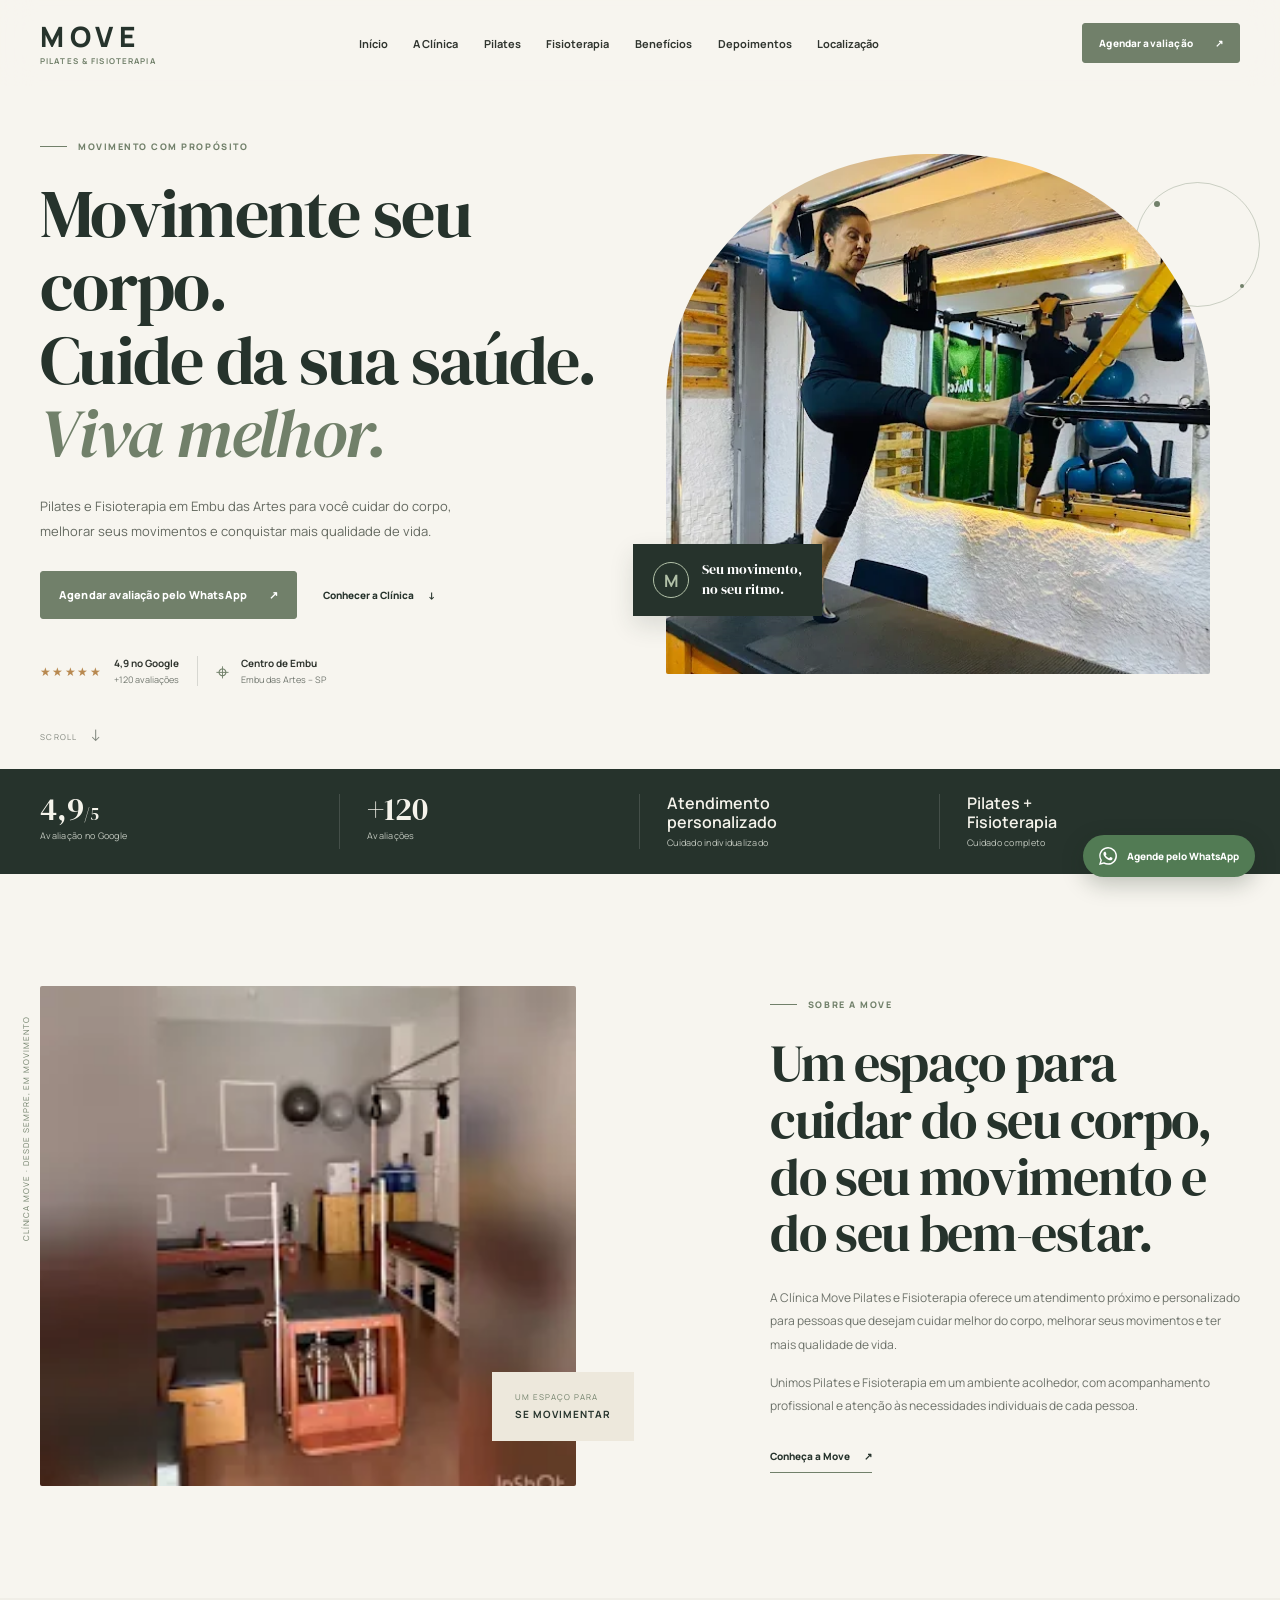
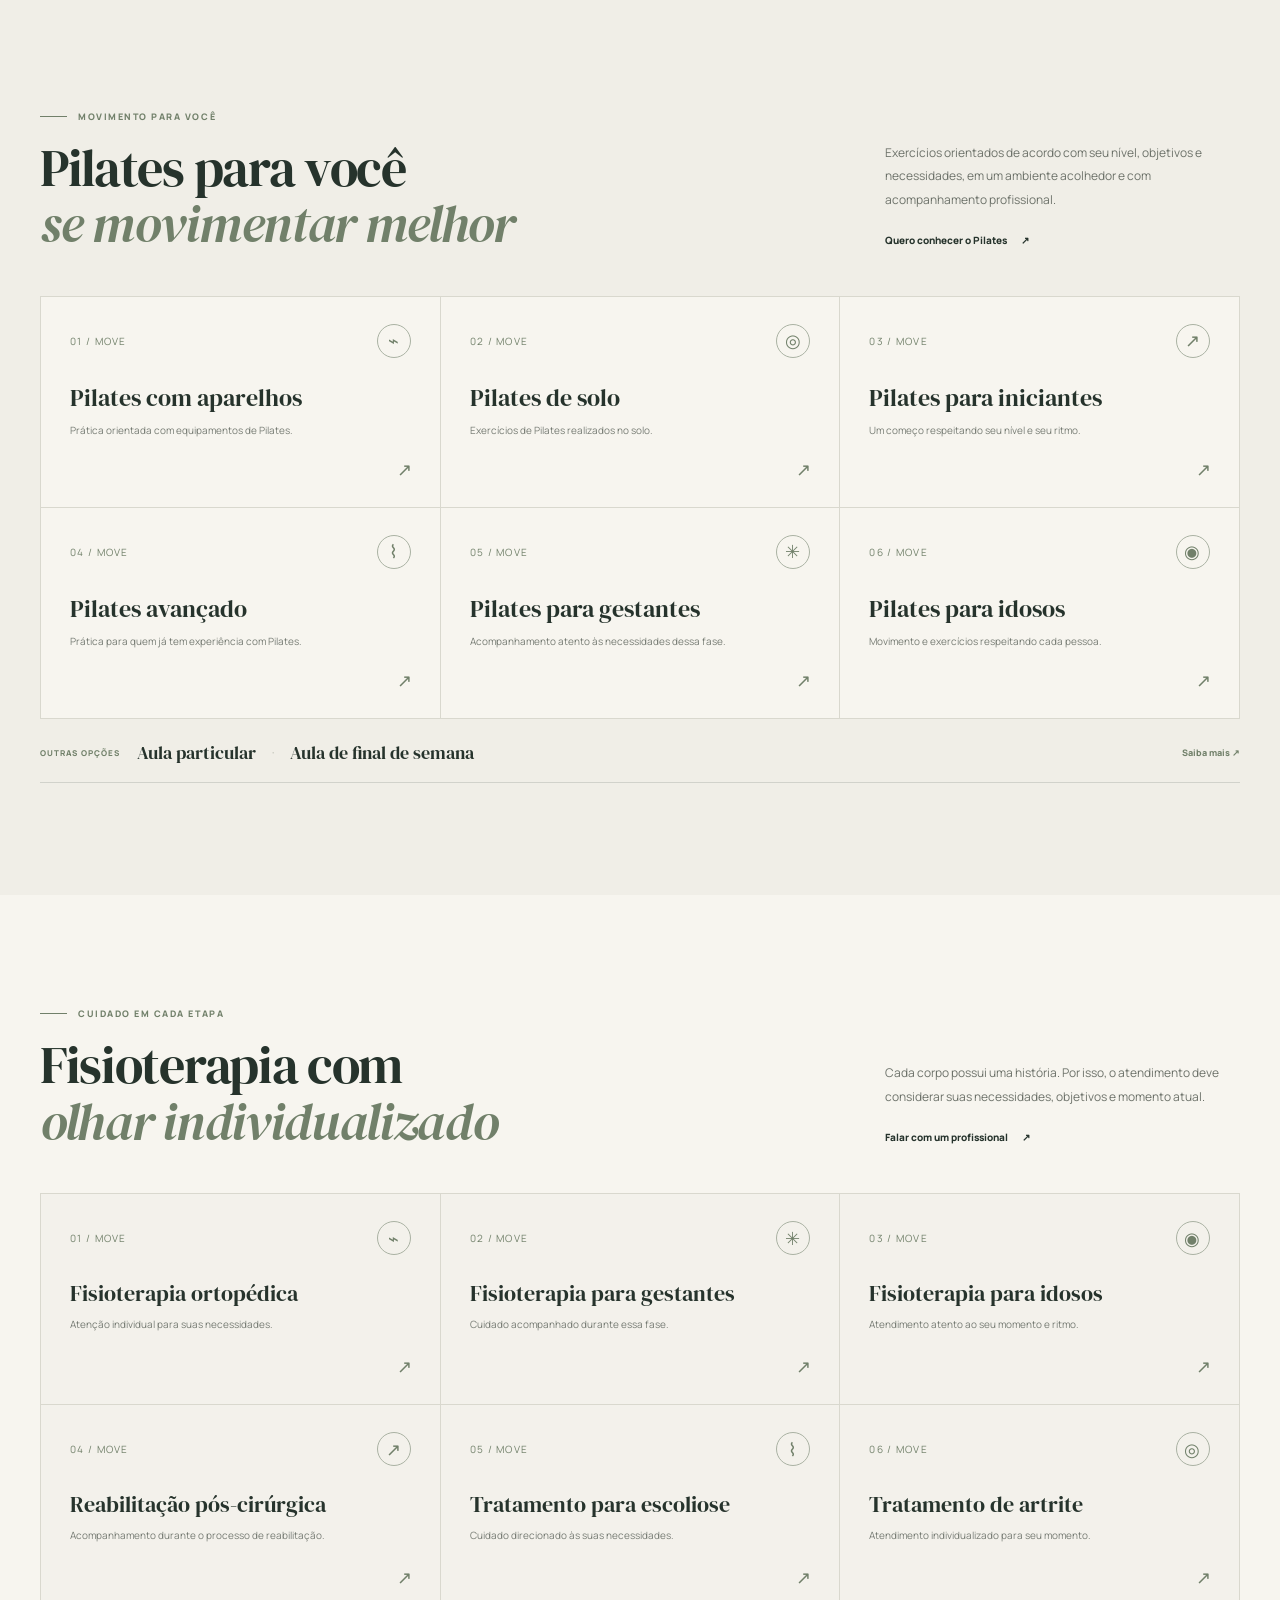
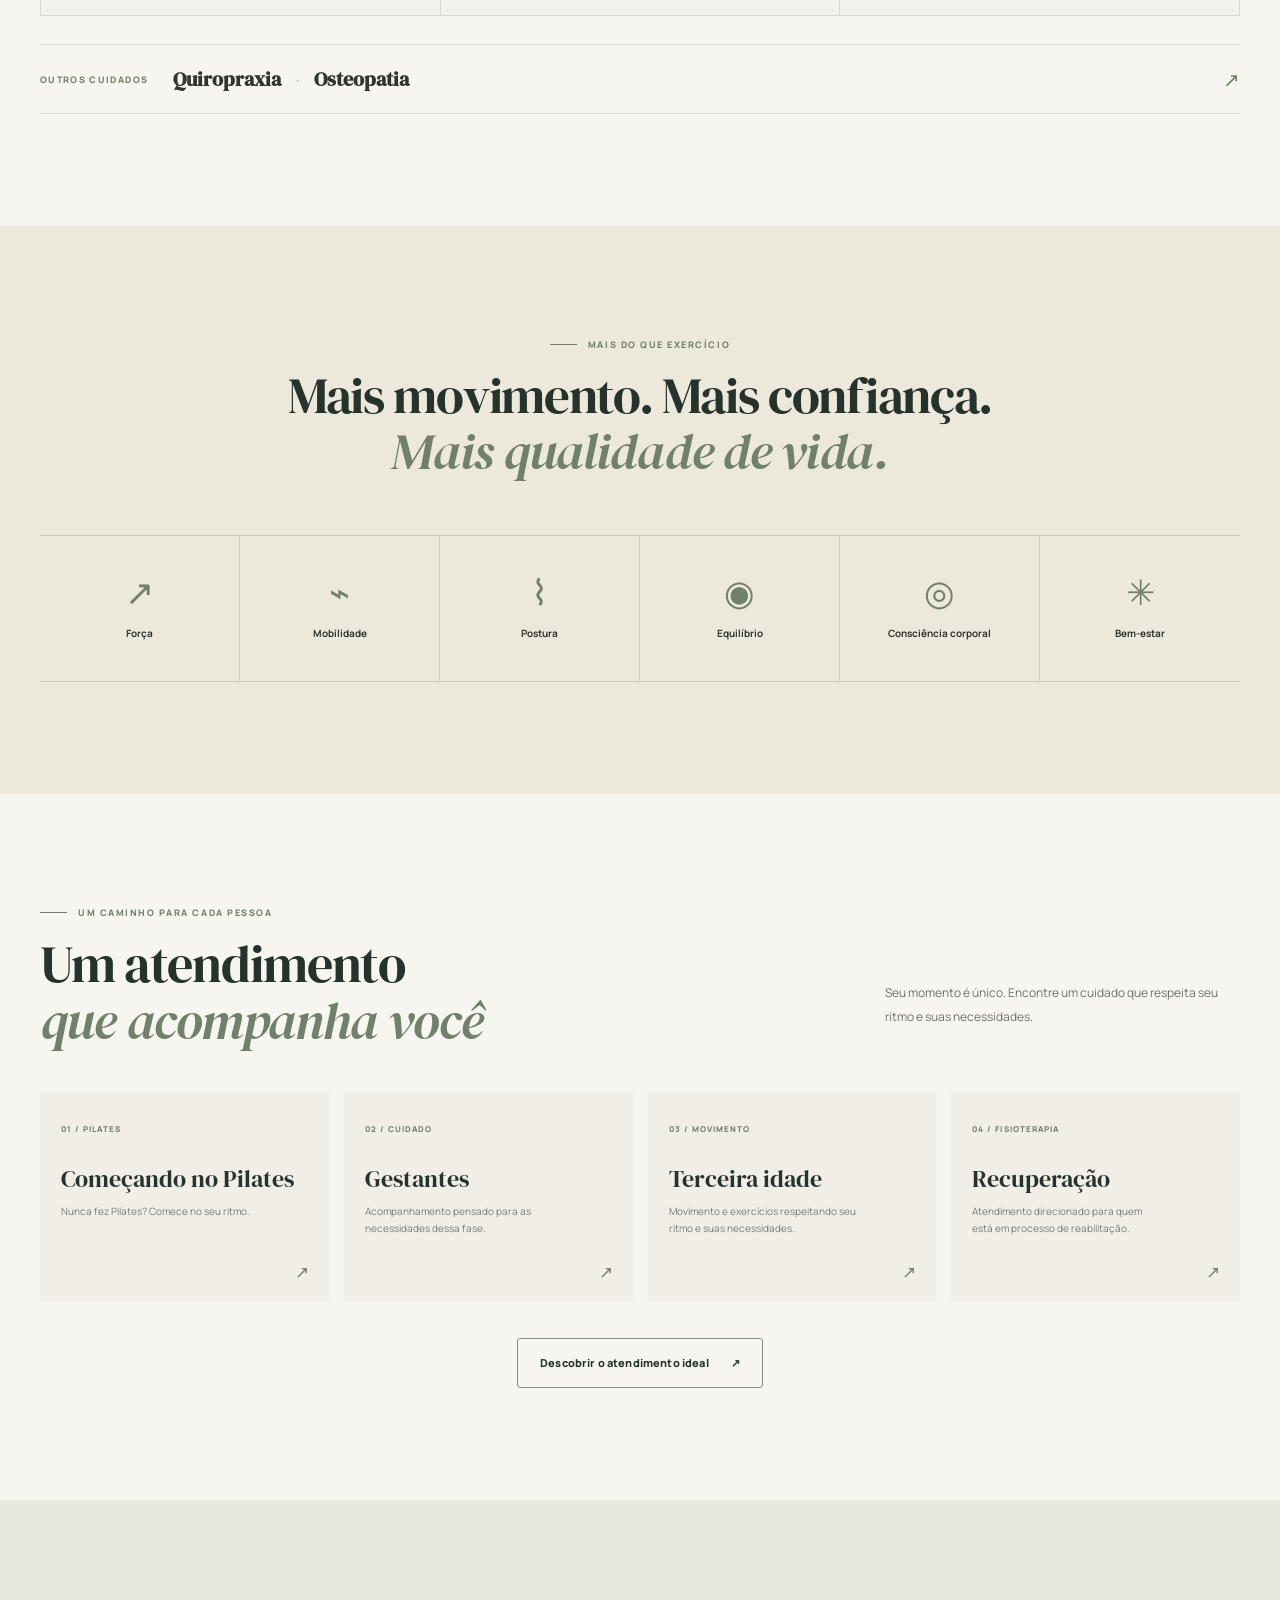
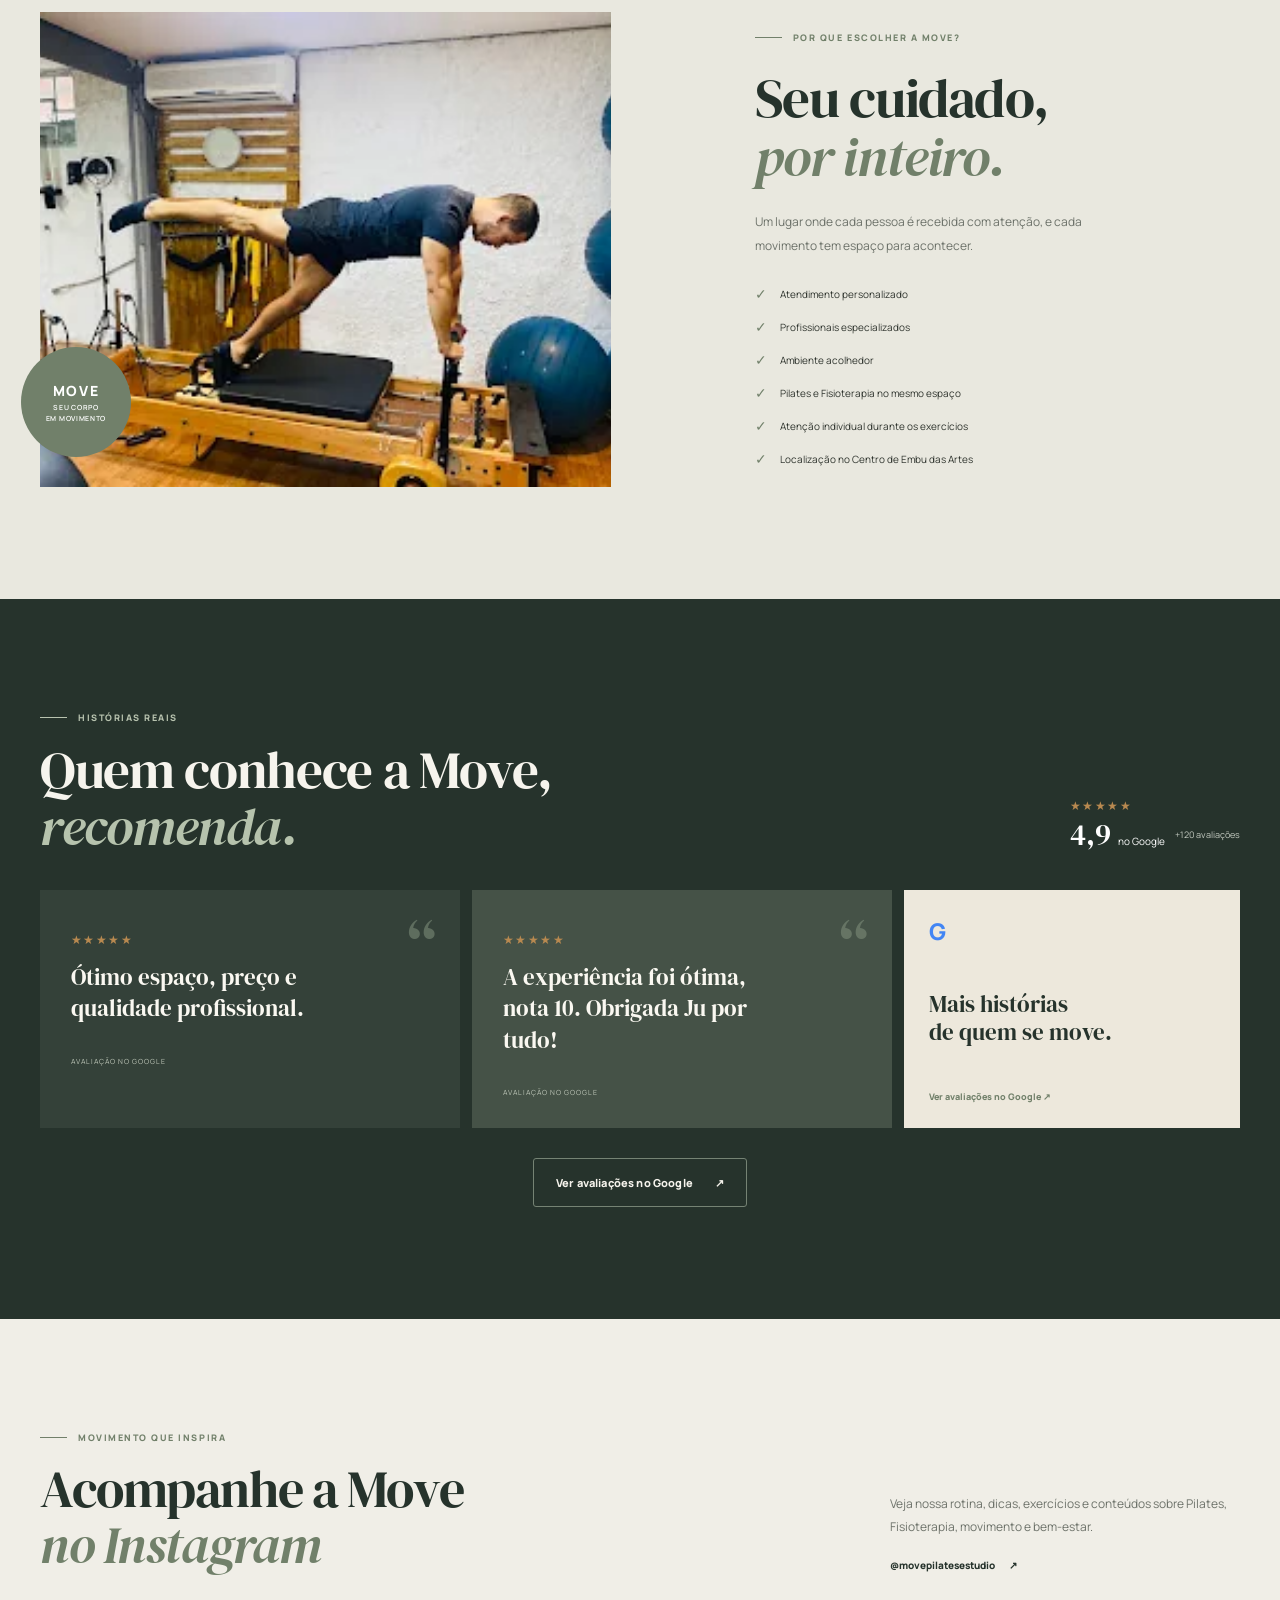
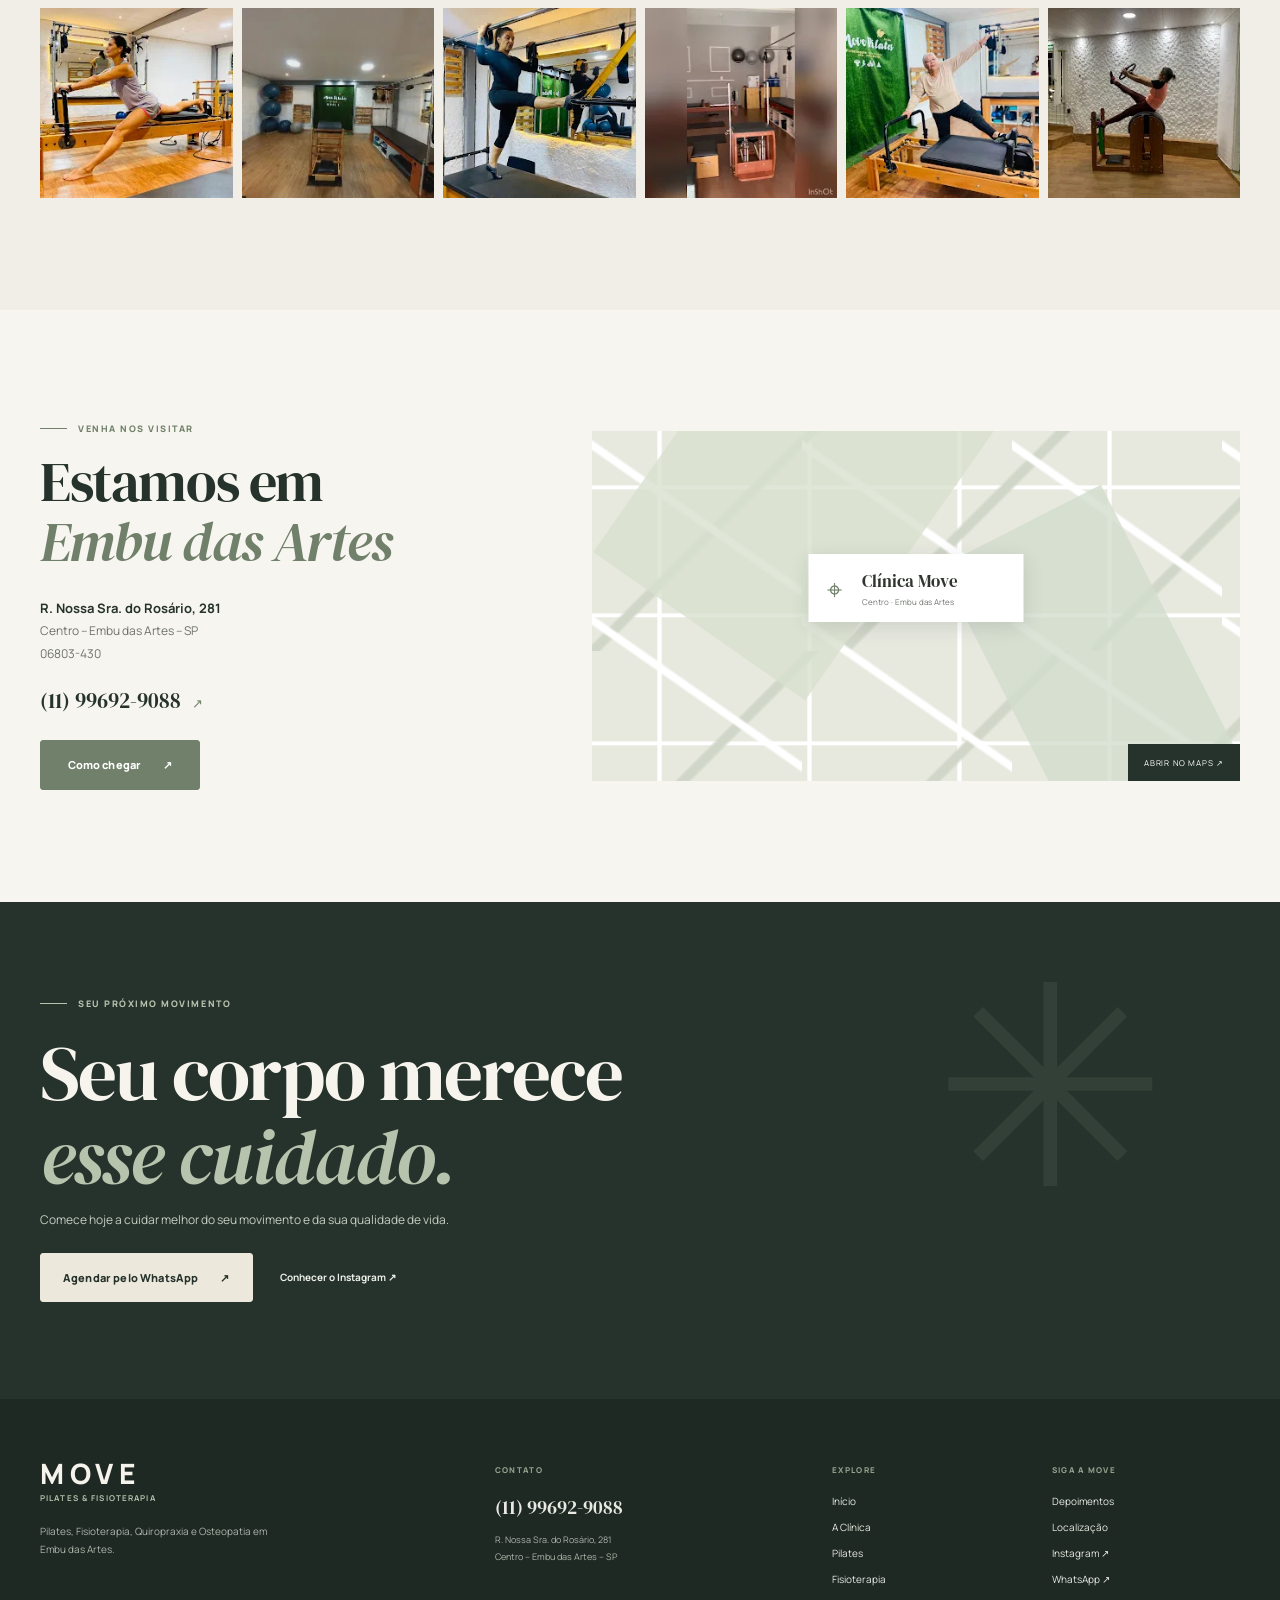
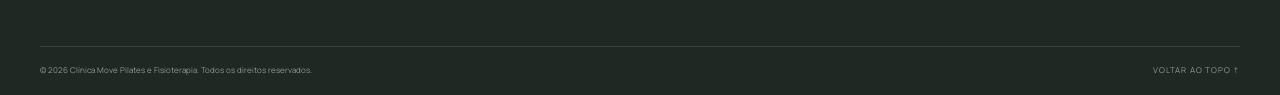
<file: index.html>
<!doctype html>
<html lang="pt-BR">
<head>
  <meta charset="utf-8">
  <meta name="viewport" content="width=device-width, initial-scale=1">
  <meta name="theme-color" content="#f7f5ef">
  <title>Clínica Move Pilates e Fisioterapia | Pilates em Embu das Artes</title>
  <meta name="description" content="Pilates, Fisioterapia, Quiropraxia e Osteopatia em Embu das Artes. Atendimento personalizado para cuidar do seu corpo, movimento e qualidade de vida.">
  <meta property="og:type" content="website">
  <meta property="og:title" content="Clínica Move Pilates e Fisioterapia">
  <meta property="og:description" content="Pilates e Fisioterapia em Embu das Artes para você cuidar do corpo e viver melhor.">
  <meta property="og:image" content="assets/move-estudio.webp">
  <link rel="icon" type="image/png" href="imagens/logo.png">
  <link rel="preconnect" href="https://fonts.googleapis.com">
  <link rel="preconnect" href="https://fonts.gstatic.com" crossorigin>
  <link href="https://fonts.googleapis.com/css2?family=DM+Serif+Display&family=Manrope:wght@400;500;600;700;800&display=swap" rel="stylesheet">
  <link rel="stylesheet" href="styles.css">
  <script type="application/ld+json">
  {"@context":"https://schema.org","@type":"HealthAndBeautyBusiness","name":"Clínica Move Pilates e Fisioterapia","telephone":"+5511996929088","address":{"@type":"PostalAddress","streetAddress":"R. Nossa Sra. do Rosário, 281","addressLocality":"Embu das Artes","addressRegion":"SP","postalCode":"06803-430","addressCountry":"BR"},"sameAs":["https://www.instagram.com/movepilatesestudio/"]}
  </script>
</head>
<body>
<a class="skip-link" href="#conteudo">Pular para o conteúdo</a>
<header class="site-header" id="topo">
  <div class="header-inner wrap">
    <a class="brand" href="#inicio" aria-label="Move — início"><span class="brand-name">MOVE</span><span class="brand-sub">PILATES & FISIOTERAPIA</span></a>
    <nav class="desktop-nav" aria-label="Navegação principal"><a href="#inicio">Início</a><a href="#clinica">A Clínica</a><a href="#pilates">Pilates</a><a href="#fisioterapia">Fisioterapia</a><a href="#beneficios">Benefícios</a><a href="#depoimentos">Depoimentos</a><a href="#localizacao">Localização</a></nav>
    <a class="button button-small header-cta" data-whatsapp="Olá! Gostaria de agendar uma avaliação na Clínica Move." href="https://wa.me/5511996929088" target="_blank" rel="noopener">Agendar avaliação <span aria-hidden="true">↗</span></a>
    <button class="menu-toggle" aria-label="Abrir menu" aria-expanded="false" aria-controls="mobile-menu"><span></span><span></span></button>
  </div>
  <nav class="mobile-nav" id="mobile-menu" aria-label="Navegação móvel" hidden><a href="#inicio">Início</a><a href="#clinica">A Clínica</a><a href="#pilates">Pilates</a><a href="#fisioterapia">Fisioterapia</a><a href="#beneficios">Benefícios</a><a href="#depoimentos">Depoimentos</a><a href="#localizacao">Localização</a><a class="mobile-book" data-whatsapp="Olá! Gostaria de agendar uma avaliação na Clínica Move." href="https://wa.me/5511996929088" target="_blank" rel="noopener">Agendar pelo WhatsApp ↗</a></nav>
</header>
<main id="conteudo">
  <section class="hero section" id="inicio"><div class="hero-inner wrap"><div class="hero-copy reveal"><div class="eyebrow"><span class="eyebrow-line"></span> MOVIMENTO COM PROPÓSITO</div><h1>Movimente seu corpo.<br>Cuide da sua saúde.<br><em>Viva melhor.</em></h1><p class="hero-lead">Pilates e Fisioterapia em Embu das Artes para você cuidar do corpo, melhorar seus movimentos e conquistar mais qualidade de vida.</p><div class="hero-actions"><a class="button" data-whatsapp="Olá! Gostaria de agendar uma avaliação na Clínica Move." href="https://wa.me/5511996929088" target="_blank" rel="noopener">Agendar avaliação pelo WhatsApp <span aria-hidden="true">↗</span></a><a class="text-link" href="#clinica">Conhecer a Clínica <span aria-hidden="true">↓</span></a></div><div class="hero-proof"><span class="stars" aria-label="5 estrelas">★★★★★</span><span><strong>4,9 no Google</strong><small>+120 avaliações</small></span><i></i><span class="place-pin">⌖</span><span><strong>Centro de Embu</strong><small>Embu das Artes – SP</small></span></div></div><div class="hero-visual reveal"><img src="assets/move-hero.webp" alt="Aluna praticando Pilates em aparelho na Clínica Move" fetchpriority="high"><div class="hero-note"><span class="note-mark">M</span><span>Seu movimento,<br>no seu ritmo.</span></div><div class="hero-orbit" aria-hidden="true"></div><div class="image-caption">CUIDADO QUE ACOMPANHA VOCÊ <span>—</span> EMBU DAS ARTES</div></div></div><a class="scroll-cue" href="#confianca" aria-label="Rolar para conhecer a Move">SCROLL <span>↓</span></a></section>
  <section class="trust-band" id="confianca"><div class="wrap trust-grid"><div class="trust-item"><strong>4,9<span>/5</span></strong><small>Avaliação no Google</small></div><div class="trust-item"><strong>+120</strong><small>Avaliações</small></div><div class="trust-item"><strong class="trust-words">Atendimento<br>personalizado</strong><small>Cuidado individualizado</small></div><div class="trust-item"><strong class="trust-words">Pilates +<br>Fisioterapia</strong><small>Cuidado completo</small></div></div></section>
  <section class="about section" id="clinica"><div class="wrap about-grid"><div class="about-visual reveal"><img src="assets/move-studio.webp" alt="Aparelhos e ambiente da Clínica Move" loading="lazy"><div class="about-tag">UM ESPAÇO PARA<br><strong>SE MOVIMENTAR</strong></div><span class="vertical-label">CLÍNICA MOVE · DESDE SEMPRE, EM MOVIMENTO</span></div><div class="about-copy reveal"><div class="eyebrow"><span class="eyebrow-line"></span> SOBRE A MOVE</div><h2>Um espaço para cuidar do seu corpo, do seu movimento e do seu bem-estar.</h2><p>A Clínica Move Pilates e Fisioterapia oferece um atendimento próximo e personalizado para pessoas que desejam cuidar melhor do corpo, melhorar seus movimentos e ter mais qualidade de vida.</p><p>Unimos Pilates e Fisioterapia em um ambiente acolhedor, com acompanhamento profissional e atenção às necessidades individuais de cada pessoa.</p><a class="text-link underline-link" href="#diferenciais">Conheça a Move <span>↗</span></a></div></div></section>
  <section class="services section" id="pilates"><div class="wrap"><div class="section-heading reveal"><div><div class="eyebrow"><span class="eyebrow-line"></span> MOVIMENTO PARA VOCÊ</div><h2>Pilates para você<br><em>se movimentar melhor</em></h2></div><div class="heading-aside"><p>Exercícios orientados de acordo com seu nível, objetivos e necessidades, em um ambiente acolhedor e com acompanhamento profissional.</p><a class="text-link" data-whatsapp="Olá! Gostaria de saber mais sobre as aulas de Pilates." href="https://wa.me/5511996929088" target="_blank" rel="noopener">Quero conhecer o Pilates <span>↗</span></a></div></div><div class="service-grid" id="pilates-cards"></div><div class="pilates-extras"><span>OUTRAS OPÇÕES</span><strong>Aula particular</strong><i>·</i><strong>Aula de final de semana</strong><a data-whatsapp="Olá! Gostaria de saber mais sobre aulas particulares e aulas de final de semana de Pilates." href="https://wa.me/5511996929088" target="_blank" rel="noopener">Saiba mais ↗</a></div></div></section>
  <section class="physio section" id="fisioterapia"><div class="wrap"><div class="section-heading reveal"><div><div class="eyebrow"><span class="eyebrow-line"></span> CUIDADO EM CADA ETAPA</div><h2>Fisioterapia com<br><em>olhar individualizado</em></h2></div><div class="heading-aside"><p>Cada corpo possui uma história. Por isso, o atendimento deve considerar suas necessidades, objetivos e momento atual.</p><a class="text-link" data-whatsapp="Olá! Gostaria de saber mais sobre os atendimentos de Fisioterapia." href="https://wa.me/5511996929088" target="_blank" rel="noopener">Falar com um profissional <span>↗</span></a></div></div><div class="service-grid" id="fisio-cards"></div><div class="other-care"><span>OUTROS CUIDADOS</span><div><strong>Quiropraxia</strong><b>·</b><strong>Osteopatia</strong></div><a data-whatsapp="Olá! Gostaria de saber mais sobre Quiropraxia e Osteopatia." href="https://wa.me/5511996929088" target="_blank" rel="noopener" aria-label="Saiba mais sobre outros cuidados">↗</a></div></div></section>
  <section class="benefits section" id="beneficios"><div class="wrap"><div class="benefits-head reveal"><div class="eyebrow"><span class="eyebrow-line"></span> MAIS DO QUE EXERCÍCIO</div><h2>Mais movimento. Mais confiança.<br><em>Mais qualidade de vida.</em></h2></div><div class="benefit-grid"><div class="benefit reveal"><span class="line-icon">↗</span><strong>Força</strong></div><div class="benefit reveal"><span class="line-icon">⌁</span><strong>Mobilidade</strong></div><div class="benefit reveal"><span class="line-icon">⌇</span><strong>Postura</strong></div><div class="benefit reveal"><span class="line-icon">◉</span><strong>Equilíbrio</strong></div><div class="benefit reveal"><span class="line-icon">◎</span><strong>Consciência corporal</strong></div><div class="benefit reveal"><span class="line-icon">✳</span><strong>Bem-estar</strong></div></div></div></section>
  <section class="profiles section"><div class="wrap"><div class="section-heading reveal"><div><div class="eyebrow"><span class="eyebrow-line"></span> UM CAMINHO PARA CADA PESSOA</div><h2>Um atendimento<br><em>que acompanha você</em></h2></div><div class="heading-aside"><p>Seu momento é único. Encontre um cuidado que respeita seu ritmo e suas necessidades.</p></div></div><div class="profile-grid"><article class="profile-card reveal"><span>01 / PILATES</span><h3>Começando no Pilates</h3><p>Nunca fez Pilates? Comece no seu ritmo.</p><a href="#pilates" aria-label="Conheça o Pilates">↗</a></article><article class="profile-card reveal"><span>02 / CUIDADO</span><h3>Gestantes</h3><p>Acompanhamento pensado para as necessidades dessa fase.</p><a href="#pilates" aria-label="Conheça o Pilates para gestantes">↗</a></article><article class="profile-card reveal"><span>03 / MOVIMENTO</span><h3>Terceira idade</h3><p>Movimento e exercícios respeitando seu ritmo e suas necessidades.</p><a href="#pilates" aria-label="Conheça o Pilates para idosos">↗</a></article><article class="profile-card reveal"><span>04 / FISIOTERAPIA</span><h3>Recuperação</h3><p>Atendimento direcionado para quem está em processo de reabilitação.</p><a href="#fisioterapia" aria-label="Conheça a fisioterapia">↗</a></article></div><div class="center-cta"><a class="button button-outline" data-whatsapp="Olá! Gostaria de descobrir o atendimento ideal para mim." href="https://wa.me/5511996929088" target="_blank" rel="noopener">Descobrir o atendimento ideal <span>↗</span></a></div></div></section>
  <section class="difference section" id="diferenciais"><div class="wrap difference-grid"><div class="difference-image reveal"><img src="assets/move-care.webp" alt="Atendimento de Pilates acompanhado na Clínica Move" loading="lazy"><div class="image-stamp">MOVE<br><small>SEU CORPO<br>EM MOVIMENTO</small></div></div><div class="difference-copy reveal"><div class="eyebrow"><span class="eyebrow-line"></span> POR QUE ESCOLHER A MOVE?</div><h2>Seu cuidado,<br><em>por inteiro.</em></h2><p>Um lugar onde cada pessoa é recebida com atenção, e cada movimento tem espaço para acontecer.</p><ul class="check-list"><li>Atendimento personalizado</li><li>Profissionais especializados</li><li>Ambiente acolhedor</li><li>Pilates e Fisioterapia no mesmo espaço</li><li>Atenção individual durante os exercícios</li><li>Localização no Centro de Embu das Artes</li></ul></div></div></section>
  <section class="testimonials section" id="depoimentos"><div class="wrap"><div class="testimonial-head reveal"><div><div class="eyebrow"><span class="eyebrow-line"></span> HISTÓRIAS REAIS</div><h2>Quem conhece a Move,<br><em>recomenda.</em></h2></div><div class="rating-box"><span class="stars">★★★★★</span><strong>4,9 <small>no Google</small></strong><span>+120 avaliações</span></div></div><div class="testimonial-grid"><article class="quote-card reveal"><span class="quote-mark">“</span><div class="stars">★★★★★</div><blockquote>Ótimo espaço, preço e qualidade profissional.</blockquote><span class="quote-source">AVALIAÇÃO NO GOOGLE</span></article><article class="quote-card quote-featured reveal"><span class="quote-mark">“</span><div class="stars">★★★★★</div><blockquote>A experiência foi ótima, nota 10. Obrigada Ju por tudo!</blockquote><span class="quote-source">AVALIAÇÃO NO GOOGLE</span></article><a class="google-card reveal" href="https://www.google.com/search?q=cl%C3%ADnica+move+pilates+e+fisioterapia" target="_blank" rel="noopener"><span class="google-g">G</span><strong>Mais histórias<br>de quem se move.</strong><span>Ver avaliações no Google ↗</span></a></div><div class="testimonial-mobile-hint">DESLIZE PARA VER MAIS <span>→</span></div><div class="reviews-link"><a class="button button-outline" href="https://www.google.com/search?q=cl%C3%ADnica+move+pilates+e+fisioterapia" target="_blank" rel="noopener">Ver avaliações no Google <span>↗</span></a></div></div></section>
  <section class="instagram section" id="instagram"><div class="wrap"><div class="instagram-head reveal"><div><div class="eyebrow"><span class="eyebrow-line"></span> MOVIMENTO QUE INSPIRA</div><h2>Acompanhe a Move<br><em>no Instagram</em></h2></div><div><p>Veja nossa rotina, dicas, exercícios e conteúdos sobre Pilates, Fisioterapia, movimento e bem-estar.</p><a class="text-link" href="https://www.instagram.com/movepilatesestudio/" target="_blank" rel="noopener">@movepilatesestudio <span>↗</span></a></div></div><div class="instagram-grid"><a href="https://www.instagram.com/movepilatesestudio/" target="_blank" rel="noopener" aria-label="Veja a Clínica Move no Instagram"><img src="assets/instagram-1.webp" alt="Exercício de Pilates no estúdio Move" loading="lazy"><span>↗</span></a><a href="https://www.instagram.com/movepilatesestudio/" target="_blank" rel="noopener" aria-label="Veja a Clínica Move no Instagram"><img src="assets/instagram-2.webp" alt="Interior da Clínica Move" loading="lazy"><span>↗</span></a><a href="https://www.instagram.com/movepilatesestudio/" target="_blank" rel="noopener" aria-label="Veja a Clínica Move no Instagram"><img src="assets/instagram-3.webp" alt="Prática de Pilates com acompanhamento" loading="lazy"><span>↗</span></a><a href="https://www.instagram.com/movepilatesestudio/" target="_blank" rel="noopener" aria-label="Veja a Clínica Move no Instagram"><img src="assets/instagram-4.webp" alt="Equipamentos do estúdio de Pilates" loading="lazy"><span>↗</span></a><a href="https://www.instagram.com/movepilatesestudio/" target="_blank" rel="noopener" aria-label="Veja a Clínica Move no Instagram"><img src="assets/instagram-5.webp" alt="Atividade de Pilates na Clínica Move" loading="lazy"><span>↗</span></a><a href="https://www.instagram.com/movepilatesestudio/" target="_blank" rel="noopener" aria-label="Veja a Clínica Move no Instagram"><img src="assets/instagram-6.webp" alt="Detalhe do espaço Move" loading="lazy"><span>↗</span></a></div></div></section>
  <section class="location section" id="localizacao"><div class="wrap location-grid"><div class="location-copy reveal"><div class="eyebrow"><span class="eyebrow-line"></span> VENHA NOS VISITAR</div><h2>Estamos em<br><em>Embu das Artes</em></h2><address><strong>R. Nossa Sra. do Rosário, 281</strong><br>Centro – Embu das Artes – SP<br>06803-430</address><a class="location-phone" href="tel:+5511996929088">(11) 99692-9088 <span>↗</span></a><a class="button" href="https://www.google.com/maps/search/?api=1&query=R.+Nossa+Sra.+do+Ros%C3%A1rio%2C+281%2C+Centro%2C+Embu+das+Artes+-+SP%2C+06803-430" target="_blank" rel="noopener">Como chegar <span>↗</span></a></div><a class="map-card reveal" href="https://www.google.com/maps/search/?api=1&query=R.+Nossa+Sra.+do+Ros%C3%A1rio%2C+281%2C+Centro%2C+Embu+das+Artes+-+SP%2C+06803-430" target="_blank" rel="noopener" aria-label="Abrir localização da Clínica Move no Google Maps"><div class="map-lines" aria-hidden="true"><i></i><i></i><i></i><i></i><i></i><i></i><i></i></div><div class="map-label"><span class="map-pin">⌖</span><strong>Clínica Move</strong><small>Centro · Embu das Artes</small></div><div class="map-corner">ABRIR NO MAPS ↗</div></a></div></section>
  <section class="final-cta"><div class="wrap final-inner"><div class="eyebrow"><span class="eyebrow-line"></span> SEU PRÓXIMO MOVIMENTO</div><h2>Seu corpo merece<br><em>esse cuidado.</em></h2><p>Comece hoje a cuidar melhor do seu movimento e da sua qualidade de vida.</p><div class="final-actions"><a class="button button-light" data-whatsapp="Olá! Gostaria de agendar uma avaliação na Clínica Move." href="https://wa.me/5511996929088" target="_blank" rel="noopener">Agendar pelo WhatsApp <span>↗</span></a><a class="final-instagram" href="https://www.instagram.com/movepilatesestudio/" target="_blank" rel="noopener">Conhecer o Instagram ↗</a></div><span class="final-flower" aria-hidden="true">✳</span></div></section>
</main>
<footer class="footer"><div class="wrap footer-main"><div class="footer-brand"><a class="brand brand-light" href="#inicio"><span class="brand-name">MOVE</span><span class="brand-sub">PILATES & FISIOTERAPIA</span></a><p>Pilates, Fisioterapia, Quiropraxia e Osteopatia em Embu das Artes.</p></div><div class="footer-contact"><span class="footer-label">CONTATO</span><a href="tel:+5511996929088">(11) 99692-9088</a><p>R. Nossa Sra. do Rosário, 281<br>Centro – Embu das Artes – SP</p></div><div class="footer-links"><span class="footer-label">EXPLORE</span><a href="#inicio">Início</a><a href="#clinica">A Clínica</a><a href="#pilates">Pilates</a><a href="#fisioterapia">Fisioterapia</a></div><div class="footer-social"><span class="footer-label">SIGA A MOVE</span><a href="#depoimentos">Depoimentos</a><a href="#localizacao">Localização</a><a href="https://www.instagram.com/movepilatesestudio/" target="_blank" rel="noopener">Instagram ↗</a><a data-whatsapp="Olá! Gostaria de agendar uma avaliação na Clínica Move." href="https://wa.me/5511996929088" target="_blank" rel="noopener">WhatsApp ↗</a></div></div><div class="wrap footer-bottom"><span>© 2026 Clínica Move Pilates e Fisioterapia. Todos os direitos reservados.</span><a href="#topo">VOLTAR AO TOPO ↑</a></div></footer>
<a class="floating-whatsapp" data-whatsapp="Olá! Gostaria de agendar uma avaliação na Clínica Move." href="https://wa.me/5511996929088" target="_blank" rel="noopener" aria-label="Agende pelo WhatsApp"><svg viewBox="0 0 24 24" aria-hidden="true"><path d="M20.5 3.5A11.8 11.8 0 0 0 12.1 0C5.6 0 .3 5.3.3 11.8c0 2.1.6 4.2 1.6 6L0 24l6.4-1.7a12 12 0 0 0 5.7 1.5h.1c6.5 0 11.8-5.3 11.8-11.8 0-3.2-1.2-6.2-3.5-8.5ZM12.1 21.8a10 10 0 0 1-5.1-1.4l-.4-.2-3.8 1 1-3.7-.2-.4a9.9 9.9 0 1 1 8.5 4.7Zm5.4-7.4c-.3-.2-1.8-.9-2.1-1-.3-.1-.5-.2-.7.2-.2.3-.8 1-.9 1.2-.2.2-.3.2-.6.1-.3-.2-1.3-.5-2.5-1.5-.9-.8-1.5-1.8-1.7-2.1-.2-.3 0-.5.1-.6l.5-.5.3-.5c.1-.2 0-.4 0-.5-.1-.2-.7-1.7-.9-2.3-.2-.6-.5-.5-.7-.5h-.6c-.2 0-.5.1-.8.4-.3.3-1 1-1 2.5s1.1 2.9 1.2 3.1c.2.2 2.1 3.2 5.1 4.5.7.3 1.3.5 1.7.6.7.2 1.4.2 1.9.1.6-.1 1.8-.7 2-1.4.2-.7.2-1.3.2-1.4-.1-.2-.3-.3-.6-.4Z"/></svg><span>Agende pelo WhatsApp</span></a>
<script src="script.js" defer></script>
</body>
</html>
</file>
<file: styles.css>
:root{--sage:#71806a;--deep:#26332c;--paper:#f7f5ef;--cream:#ede8dc;--ink:#30352f;--white:#fff;--muted:#70766e;--line:rgba(38,51,44,.15);--serif:'DM Serif Display',Georgia,serif;--sans:'Manrope',Arial,sans-serif;--wrap:1240px}*{box-sizing:border-box}html{scroll-behavior:smooth;scroll-padding-top:82px}body{margin:0;background:var(--paper);color:var(--ink);font-family:var(--sans);font-size:15px;-webkit-font-smoothing:antialiased}a{color:inherit;text-decoration:none}button{font:inherit}.wrap{width:min(var(--wrap),calc(100% - 80px));margin-inline:auto}.section{padding:112px 0}.skip-link{position:fixed;z-index:1000;top:8px;left:8px;padding:12px 18px;background:var(--deep);color:#fff;transform:translateY(-150%)}.skip-link:focus{transform:translateY(0)}:focus-visible{outline:3px solid #b28050;outline-offset:4px}.site-header{position:fixed;z-index:100;inset:0 0 auto;background:rgba(247,245,239,.83);backdrop-filter:blur(16px);transition:box-shadow .3s,background .3s}.site-header.scrolled{background:rgba(247,245,239,.97);box-shadow:0 8px 25px rgba(25,35,28,.08)}.header-inner{height:86px;display:flex;align-items:center;justify-content:space-between;gap:24px}.brand{display:flex;flex-direction:column;align-items:flex-start;line-height:1}.brand-name{font-size:28px;font-weight:800;letter-spacing:.2em;color:var(--deep)}.brand-sub{font-size:8px;font-weight:700;letter-spacing:.14em;margin-top:7px;color:var(--sage)}.desktop-nav{display:flex;gap:clamp(14px,2vw,29px);align-items:center}.desktop-nav a,.mobile-nav a{font-size:11px;font-weight:700;transition:color .2s}.desktop-nav a:hover,.mobile-nav a:hover{color:var(--sage)}.button{display:inline-flex;align-items:center;justify-content:center;gap:22px;background:var(--sage);border:1px solid var(--sage);border-radius:3px;color:#fff;padding:17px 22px;font-size:11px;line-height:1.25;font-weight:800;letter-spacing:.015em;transition:background .25s,border-color .25s,transform .25s}.button:hover{background:var(--deep);border-color:var(--deep);transform:translateY(-2px)}.button-small{padding:13px 16px;white-space:nowrap;font-size:10px}.menu-toggle,.mobile-nav{display:none}.hero{position:relative;padding:140px 0 82px;overflow:hidden}.hero-inner{display:grid;grid-template-columns:1fr 1.02fr;align-items:center;gap:64px}.eyebrow{display:flex;align-items:center;gap:11px;color:var(--sage);font-weight:800;font-size:9px;letter-spacing:.17em}.eyebrow-line{width:27px;height:1px;background:currentColor;display:inline-block}.hero h1,.section h2,.final-cta h2{font:400 clamp(45px,5.3vw,76px)/1.08 var(--serif);letter-spacing:-.025em;color:var(--deep);margin:24px 0}.hero h1 em,.section h2 em,.final-cta h2 em{font-weight:400;color:var(--sage)}.hero-lead{max-width:440px;color:#646960;font-size:13px;line-height:1.9;margin:0}.hero-actions{display:flex;align-items:center;gap:26px;margin-top:28px}.hero-actions .button{padding:16px 18px}.text-link{font-size:10px;font-weight:800;color:var(--deep);display:inline-flex;align-items:center;gap:14px;transition:color .2s}.text-link:hover{color:var(--sage)}.hero-proof{display:flex;align-items:center;gap:12px;margin-top:36px}.stars{color:#b88950;letter-spacing:.12em;font-size:12px}.hero-proof strong,.hero-proof small{display:block}.hero-proof strong{font-size:10px}.hero-proof small{font-size:9px;color:var(--muted);margin-top:3px}.hero-proof i{height:30px;width:1px;background:var(--line);margin:0 6px}.place-pin{font-size:23px;color:var(--sage)}.hero-visual{height:520px;position:relative;margin-right:0}.hero-visual>img{height:100%;width:calc(100% - 30px);object-fit:cover;object-position:center 45%;border-radius:48% 48% 2px 2px;position:relative;z-index:1}.hero-note{position:absolute;z-index:2;bottom:58px;left:-33px;background:var(--deep);color:white;display:flex;align-items:center;gap:13px;padding:16px 20px;font:14px/1.4 var(--serif);box-shadow:0 10px 24px #26332c22}.note-mark{font:700 17px var(--sans);color:#b2c1a8;border:1px solid #b2c1a8;border-radius:50%;width:36px;height:36px;display:grid;place-items:center}.hero-orbit{position:absolute;border:1px solid #71806a55;width:125px;height:125px;border-radius:50%;right:-20px;top:28px}.hero-orbit:before,.hero-orbit:after{content:"";position:absolute;background:var(--sage);border-radius:50%;width:6px;height:6px;left:18px;top:18px}.hero-orbit:after{width:4px;height:4px;left:auto;top:auto;right:15px;bottom:18px}.image-caption{position:absolute;bottom:0;right:40px;font-size:8px;letter-spacing:.16em;color:#7d8278}.image-caption span{color:var(--sage);padding:0 8px}.scroll-cue{position:absolute;bottom:24px;left:max(40px,calc((100vw - var(--wrap))/2));font-size:8px;letter-spacing:.16em;color:#81867d}.scroll-cue span{font-size:16px;margin-left:9px}.trust-band{background:var(--deep);color:#fff;padding:25px 0}.trust-grid{display:grid;grid-template-columns:repeat(4,1fr)}.trust-item{padding:0 27px;border-right:1px solid #ffffff24;display:flex;flex-direction:column;gap:3px}.trust-item:first-child{padding-left:0}.trust-item:last-child{border:0}.trust-item strong{font:32px/.98 var(--serif);color:#f5f3eb}.trust-item strong span{font-size:17px}.trust-item .trust-words{font:600 16px/1.2 var(--sans)}.trust-item small{font-size:9px;color:#c2c8bf;letter-spacing:.03em}.about-grid{display:grid;grid-template-columns:1.05fr .86fr;gap:13%;align-items:center}.about-visual{height:500px;position:relative;padding:0 38px 0 0}.about-visual img{width:100%;height:100%;object-fit:cover;object-position:center;border-radius:2px}.about-tag{position:absolute;right:-20px;bottom:45px;padding:18px 23px;background:var(--cream);font-size:8px;line-height:1.8;letter-spacing:.12em;color:var(--sage)}.about-tag strong{font-size:10px;color:var(--deep)}.vertical-label{position:absolute;left:-20px;top:30px;writing-mode:vertical-rl;transform:rotate(180deg);font-size:8px;letter-spacing:.12em;color:var(--sage)}.about-copy h2,.section h2{font-size:clamp(39px,4.1vw,57px)}.about-copy p,.heading-aside p,.difference-copy p,.instagram-head p{color:#6d726a;font-size:12px;line-height:1.95}.about-copy p{margin:0 0 15px}.underline-link{margin-top:16px;border-bottom:1px solid var(--sage);padding-bottom:9px}.services{background:#f0eee7}.section-heading{display:flex;justify-content:space-between;align-items:end;gap:45px;margin-bottom:43px}.section-heading h2,.benefits h2,.profiles h2,.testimonial-head h2,.instagram h2,.location h2{margin:17px 0 0}.heading-aside{max-width:355px;padding-bottom:4px}.heading-aside p{margin:0 0 17px}.service-grid{display:grid;grid-template-columns:repeat(3,1fr);gap:1px;background:#d9d8ce;border:1px solid #d9d8ce}.service-card{background:var(--paper);min-height:210px;padding:27px 29px;position:relative;transition:background .25s,transform .25s;display:flex;flex-direction:column}.service-card:hover{background:#fff;transform:translateY(-3px);z-index:2;box-shadow:0 10px 22px #26332c10}.card-top{display:flex;align-items:center;justify-content:space-between;color:var(--sage);font-size:10px;letter-spacing:.13em}.service-icon{width:34px;height:34px;border:1px solid #aab2a3;border-radius:50%;display:grid;place-items:center;font:18px var(--serif)}.service-card h3{font:24px var(--serif);color:var(--deep);margin:23px 0 8px}.service-card p{font-size:10px;line-height:1.7;color:#777c74;margin:0;max-width:260px}.card-arrow{position:absolute;right:28px;bottom:26px;color:var(--sage);font-size:18px}.physio{background:var(--paper)}.physio .service-card{background:#f3f1eb}.physio .service-card:hover{background:white}.physio .service-card h3{font-size:22px}.other-care{margin-top:28px;display:flex;align-items:center;gap:25px;border-top:1px solid var(--line);border-bottom:1px solid var(--line);padding:20px 0}.other-care>span{font-size:9px;letter-spacing:.15em;color:var(--sage);font-weight:800}.other-care div{display:flex;gap:15px;align-items:center;font:20px var(--serif)}.other-care b{font:14px var(--sans);color:#9ba194}.other-care>a{margin-left:auto;font-size:20px;color:var(--sage)}.benefits{background:var(--cream)}.benefits-head{text-align:center}.benefits-head .eyebrow{justify-content:center}.benefits h2{font-size:clamp(39px,4vw,55px)}.benefit-grid{display:grid;grid-template-columns:repeat(6,1fr);gap:0;margin-top:56px;border-top:1px solid #26332c2a;border-bottom:1px solid #26332c2a}.benefit{min-height:145px;display:flex;flex-direction:column;justify-content:center;align-items:center;gap:15px;border-right:1px solid #26332c2a;transition:background .2s}.benefit:last-child{border:0}.benefit:hover{background:#ffffff40}.line-icon{font:35px/1 var(--serif);color:var(--sage)}.benefit strong{font-size:10px;font-weight:700}.profiles{background:var(--paper)}.profile-grid{display:grid;grid-template-columns:repeat(4,1fr);gap:15px}.profile-card{background:#f0eee7;padding:24px 21px 25px;min-height:210px;position:relative;transition:transform .25s,background .25s}.profile-card:hover{transform:translateY(-4px);background:var(--cream)}.profile-card>span{font-size:8px;letter-spacing:.13em;color:var(--sage);font-weight:800}.profile-card h3{font:24px/1.15 var(--serif);color:var(--deep);margin:28px 0 8px}.profile-card p{font-size:10px;line-height:1.7;color:#777c74;max-width:190px}.profile-card>a{position:absolute;bottom:19px;right:20px;color:var(--sage);font-size:17px}.center-cta{text-align:center;margin-top:36px}.button-outline{color:var(--deep);background:transparent;border-color:#87927f}.button-outline:hover{color:white}.difference{background:#e9e8df}.difference-grid{display:grid;grid-template-columns:1fr .85fr;gap:12%;align-items:center}.difference-image{position:relative;height:475px}.difference-image img{width:100%;height:100%;object-fit:cover;object-position:center 46%}.image-stamp{position:absolute;left:-19px;bottom:30px;background:var(--sage);color:#fff;width:110px;height:110px;border-radius:50%;display:grid;align-content:center;text-align:center;font-weight:800;font-size:14px;letter-spacing:.12em;line-height:1.6}.image-stamp small{font-size:7px;letter-spacing:.1em;font-weight:600}.difference-copy h2{font-size:55px}.difference-copy p{max-width:370px}.check-list{list-style:none;padding:0;margin:27px 0 0;display:grid;gap:14px}.check-list li{font-size:10px;display:flex;gap:13px;align-items:center}.check-list li:before{content:'✓';color:var(--sage);font-size:14px}.testimonials{background:var(--deep);color:#fff}.testimonial-head{display:flex;justify-content:space-between;align-items:end;margin-bottom:35px}.testimonials .eyebrow{color:#b8c3af}.testimonials h2{color:#f6f4ed;font-size:53px}.testimonials h2 em{color:#b6c3ad}.rating-box{display:grid;grid-template-columns:auto 1fr;column-gap:10px;align-items:center}.rating-box .stars{grid-column:1/3}.rating-box strong{font:30px var(--serif)}.rating-box strong small{font:10px var(--sans)}.rating-box>span:last-child{font-size:9px;color:#c4cbc1}.testimonial-grid{display:grid;grid-template-columns:1fr 1fr .8fr;gap:12px}.quote-card{min-height:225px;background:#344139;padding:28px 31px;position:relative}.quote-featured{background:#455247}.quote-mark{position:absolute;right:23px;top:8px;color:#81917d;font:70px var(--serif);opacity:.55}.quote-card .stars{margin:13px 0 14px;display:block}.quote-card blockquote{font:23px/1.35 var(--serif);max-width:280px;margin:0 0 23px;color:#faf8f1}.quote-source{font-size:7px;letter-spacing:.14em;color:#bbc4b6}.google-card{min-height:225px;background:#ede8dc;color:var(--deep);padding:25px;display:flex;flex-direction:column;align-items:flex-start;justify-content:space-between;transition:background .25s}.google-card:hover{background:white}.google-g{font-size:23px;font-weight:800;color:#4285f4}.google-card strong{font:23px/1.25 var(--serif)}.google-card>span:last-child{font-size:9px;font-weight:800;color:var(--sage)}.reviews-link{text-align:center;margin-top:30px}.testimonials .button-outline{color:#f5f3ec;border-color:#758374}.testimonials .button-outline:hover{background:#71806a;border-color:#71806a}.testimonial-mobile-hint{display:none}.instagram{background:#f0eee7}.instagram-head{display:flex;justify-content:space-between;align-items:end;margin-bottom:34px}.instagram-head h2{font-size:52px}.instagram-head>div:last-child{max-width:350px}.instagram-head p{margin:0 0 14px}.instagram-grid{display:grid;grid-template-columns:repeat(6,1fr);gap:9px}.instagram-grid a{height:190px;position:relative;overflow:hidden;background:#ddd}.instagram-grid img{height:100%;width:100%;object-fit:cover;transition:transform .5s,filter .3s}.instagram-grid a:hover img{transform:scale(1.06);filter:brightness(.8)}.instagram-grid a span{position:absolute;right:12px;top:12px;color:white;font-size:18px;opacity:0;transition:opacity .2s}.instagram-grid a:hover span{opacity:1}.location{background:var(--paper)}.location-grid{display:grid;grid-template-columns:.8fr 1.2fr;gap:10%;align-items:center}.location h2{font-size:56px;margin-bottom:23px}.location address{font-style:normal;font-size:12px;line-height:1.9;color:#6d726a}.location address strong{font-size:13px;color:var(--deep)}.location-phone{display:block;margin:20px 0 25px;font:21px var(--serif);color:var(--deep)}.location-phone span{font:13px var(--sans);color:var(--sage);margin-left:6px}.location .button{min-width:160px}.map-card{height:350px;position:relative;overflow:hidden;background-color:#e7e9df;background-image:linear-gradient(35deg,transparent 48%,#fff 49%,#fff 51%,transparent 52%),linear-gradient(135deg,transparent 45%,#d0d6c8 46%,#d0d6c8 48%,transparent 49%),linear-gradient(90deg,transparent 43%,#fff 44%,#fff 46%,transparent 47%),linear-gradient(0deg,transparent 54%,#fff 55%,#fff 57%,transparent 58%);background-size:210px 175px,250px 220px,150px 100%,100% 128px;transition:filter .2s}.map-card:hover{filter:saturate(1.2)}.map-card:before,.map-card:after{content:"";position:absolute;width:40%;height:100%;background:#d9e1d0;opacity:.8;transform:rotate(35deg);left:12%;top:-35%}.map-card:after{width:28%;height:130%;left:68%;top:20%;transform:rotate(-27deg);background:#d4decf}.map-label{position:absolute;z-index:2;top:45%;left:50%;transform:translate(-50%,-50%);background:#fff;padding:15px 20px 15px 53px;box-shadow:0 5px 18px #26332c22;min-width:215px}.map-pin{position:absolute;left:18px;top:16px;font-size:27px;color:var(--sage)}.map-label strong,.map-label small{display:block}.map-label strong{font:17px var(--serif)}.map-label small{font-size:8px;color:var(--muted);margin-top:3px}.map-corner{position:absolute;z-index:2;bottom:0;right:0;background:var(--deep);color:white;padding:13px 16px;font-size:8px;letter-spacing:.1em}.final-cta{background:var(--deep);color:white;overflow:hidden}.final-inner{padding-top:95px;padding-bottom:97px;position:relative}.final-cta .eyebrow{color:#b8c3af}.final-cta h2{color:#f6f4ed;font-size:clamp(50px,6vw,78px);margin:22px 0 13px}.final-cta h2 em{color:#b6c3ad}.final-cta p{font-size:12px;color:#c6cec2}.final-actions{display:flex;gap:27px;align-items:center;margin-top:25px}.button-light{background:#ede8dc;color:var(--deep);border-color:#ede8dc}.button-light:hover{background:white;border-color:white;color:var(--deep)}.final-instagram{font-size:10px;color:#edf0e9;font-weight:700}.final-flower{position:absolute;right:6%;top:46px;color:#6e7f6c;font:280px/1 var(--serif);opacity:.17}.footer{background:#1e2923;color:#e8e9e2}.footer-main{padding-top:60px;padding-bottom:48px;display:grid;grid-template-columns:1.7fr 1.2fr .7fr .8fr;gap:55px}.brand-light .brand-name{color:#f5f3ec}.brand-light .brand-sub{color:#b3c0aa}.footer-brand p{max-width:230px;color:#adb5aa;line-height:1.8;font-size:10px;margin-top:20px}.footer-label{display:block;color:#92a18d;font-size:8px;letter-spacing:.16em;font-weight:800;margin:5px 0 19px}.footer-contact>a,.footer-links>a,.footer-social>a{font-size:10px;display:block;margin-bottom:12px;transition:color .2s}.footer-contact>a{font:19px var(--serif)}.footer-contact p{font-size:9px;color:#adb5aa;line-height:1.8}.footer a:hover{color:#c5d1bc}.footer-bottom{border-top:1px solid #ffffff20;padding:17px 0 20px;display:flex;justify-content:space-between;color:#8f998d;font-size:8px}.footer-bottom a{letter-spacing:.1em}.floating-whatsapp{position:fixed;z-index:90;right:25px;bottom:23px;background:#527b54;color:white;box-shadow:0 7px 22px #16261940;display:flex;align-items:center;gap:10px;padding:12px 16px;border-radius:30px;font-size:10px;font-weight:800;transition:transform .2s,background .2s}.floating-whatsapp:hover{transform:translateY(-3px);background:#365b3b}.floating-whatsapp svg{width:18px;height:18px;fill:currentColor}.reveal{opacity:0;transform:translateY(18px);transition:opacity .7s ease,transform .7s ease}.reveal.visible{opacity:1;transform:translateY(0)}
@media(min-width:1440px){.hero{padding-top:155px}.hero-visual{height:590px}.section{padding-block:130px}}
@media(max-width:1100px){.wrap{width:min(var(--wrap),calc(100% - 56px))}.desktop-nav{gap:13px}.desktop-nav a{font-size:9px}.header-cta{font-size:9px;padding:12px}.hero-inner{gap:38px}.hero-visual{height:460px}.hero h1{font-size:58px}.about-grid{gap:8%}.instagram-grid a{height:155px}.section{padding:90px 0}}
@media(max-width:820px){.wrap{width:calc(100% - 48px)}.header-inner{height:74px}.desktop-nav,.header-cta{display:none}.menu-toggle{border:0;background:none;display:flex;width:42px;height:42px;flex-direction:column;align-items:center;justify-content:center;gap:6px;color:var(--deep)}.menu-toggle span{display:block;width:21px;height:1px;background:currentColor;transition:transform .25s}.menu-toggle[aria-expanded=true] span:first-child{transform:translateY(3.5px) rotate(45deg)}.menu-toggle[aria-expanded=true] span:last-child{transform:translateY(-3.5px) rotate(-45deg)}.mobile-nav{display:flex;position:absolute;top:74px;left:0;right:0;background:var(--paper);padding:8px 24px 22px;flex-direction:column;gap:0;box-shadow:0 15px 20px #26332c12}.mobile-nav[hidden]{display:none}.mobile-nav a{padding:13px 0;border-bottom:1px solid var(--line);font-size:12px}.mobile-nav .mobile-book{color:var(--sage);border:0}.hero{padding:110px 0 75px}.hero-inner{grid-template-columns:1fr 1fr;gap:24px}.hero h1{font-size:47px}.hero-lead{font-size:11px}.hero-actions{align-items:flex-start;flex-direction:column;gap:17px}.hero-proof{gap:8px}.hero-proof i{margin:0 1px}.hero-visual{height:380px}.hero-visual>img{width:100%}.hero-note{left:-17px;bottom:40px;padding:11px}.image-caption{right:0;font-size:6px}.trust-item{padding-inline:15px}.trust-item strong{font-size:27px}.trust-item .trust-words{font-size:13px}.section{padding:76px 0}.about-grid,.difference-grid{gap:8%}.about-visual{height:395px;padding-right:22px}.about-copy h2,.section h2{font-size:43px}.about-copy p{font-size:11px}.section-heading{gap:22px}.heading-aside{max-width:280px}.heading-aside p{font-size:10px}.service-card{min-height:190px;padding:21px}.service-card h3{font-size:20px}.service-card p{font-size:9px}.benefit-grid{grid-template-columns:repeat(3,1fr)}.benefit:nth-child(3){border-right:0}.benefit:nth-child(-n+3){border-bottom:1px solid #26332c2a}.profile-grid{grid-template-columns:repeat(2,1fr)}.difference-image{height:400px}.difference-copy h2{font-size:47px}.check-list{gap:11px}.check-list li{font-size:9px}.testimonials h2{font-size:44px}.quote-card{padding:23px 20px}.quote-card blockquote{font-size:20px}.instagram-head h2{font-size:43px}.instagram-grid{grid-template-columns:repeat(3,1fr)}.instagram-grid a{height:190px}.location-grid{gap:6%}.location h2{font-size:47px}.map-card{height:310px}.footer-main{gap:25px;grid-template-columns:1.3fr 1.2fr .7fr .8fr}}
@media(max-width:560px){.wrap{width:calc(100% - 40px)}.section{padding:68px 0}.hero{padding:100px 0 66px}.hero-inner{display:flex;flex-direction:column;align-items:stretch;gap:26px}.hero-copy{padding-top:8px}.hero h1{font-size:clamp(44px,12vw,59px);margin:19px 0 14px}.hero-lead{font-size:12px;max-width:360px;line-height:1.8}.hero-actions{flex-direction:row;align-items:center;gap:14px;margin-top:20px}.hero-actions .button{padding:14px 12px;font-size:9px;gap:9px}.hero-actions .text-link{font-size:9px;gap:7px}.hero-proof{margin-top:23px}.hero-proof .stars{font-size:10px}.hero-proof strong{font-size:9px}.hero-proof small{font-size:8px}.hero-visual{height:390px;margin:0 0 0 20px}.hero-visual>img{width:calc(100% - 16px);object-position:center 40%}.hero-orbit{right:0;top:0;width:85px;height:85px}.hero-note{left:-21px;bottom:36px}.image-caption{right:6px;bottom:-18px}.scroll-cue{display:none}.trust-band{padding:19px 0}.trust-grid{grid-template-columns:1fr 1fr;row-gap:18px}.trust-item{padding:2px 12px;border-right:1px solid #ffffff24}.trust-item:nth-child(2){border:0}.trust-item:nth-child(3){padding-left:12px}.trust-item strong{font-size:26px}.trust-item .trust-words{font-size:13px}.trust-item small{font-size:8px}.about-grid,.difference-grid{display:flex;flex-direction:column;gap:35px}.about-visual{height:360px;width:calc(100% - 15px);align-self:flex-start;padding:0 18px 0 0}.about-tag{right:-15px;bottom:25px}.vertical-label{left:-16px}.about-copy h2,.section h2{font-size:42px}.about-copy{padding-left:3px}.section-heading{display:block;margin-bottom:27px}.section-heading h2{font-size:43px}.heading-aside{margin-top:17px;max-width:100%}.heading-aside p{font-size:11px}.service-grid{grid-template-columns:repeat(2,minmax(0,1fr))}.service-card{min-height:177px;padding:16px 13px}.card-top{font-size:8px}.service-icon{width:28px;height:28px;font-size:15px}.service-card h3{font-size:19px;margin:18px 0 6px;line-height:1.08}.service-card p{font-size:8px;line-height:1.55}.card-arrow{right:12px;bottom:12px;font-size:14px}.other-care{gap:12px;padding:17px 0}.other-care>span{font-size:7px}.other-care div{font-size:17px;gap:9px}.benefits h2{font-size:38px}.benefit-grid{margin-top:34px}.benefit{min-height:112px;gap:10px}.line-icon{font-size:29px}.benefit strong{font-size:8px;text-align:center}.profile-grid{gap:9px}.profile-card{min-height:190px;padding:18px 14px}.profile-card h3{font-size:21px;margin-top:22px}.profile-card p{font-size:9px}.profile-card>span{font-size:7px}.profile-card>a{right:14px;bottom:14px}.button-outline{padding:14px 15px;font-size:9px}.difference-image{height:350px;width:calc(100% - 13px)}.difference-copy h2{font-size:45px;margin:15px 0}.difference-copy p{font-size:11px}.testimonials .wrap{width:100%}.testimonial-head{margin:0 20px 25px;align-items:end}.testimonials h2{font-size:39px}.rating-box{column-gap:5px}.rating-box .stars{font-size:9px}.rating-box strong{font-size:25px}.rating-box strong small{font-size:8px}.rating-box>span:last-child{font-size:8px}.testimonial-grid{display:flex;overflow-x:auto;gap:10px;padding:0 20px 12px;scroll-snap-type:x mandatory;scrollbar-width:none}.testimonial-grid::-webkit-scrollbar{display:none}.quote-card,.google-card{flex:0 0 82%;min-height:210px;scroll-snap-align:center}.google-card{flex-basis:75%}.quote-card blockquote{font-size:23px}.testimonial-mobile-hint{display:block;text-align:center;color:#b8c3af;font-size:7px;letter-spacing:.14em;margin-top:7px}.testimonial-mobile-hint span{font-size:13px;margin-left:8px}.reviews-link{margin-top:24px}.instagram-head{display:block;margin-bottom:25px}.instagram-head h2{font-size:42px}.instagram-head>div:last-child{margin-top:17px}.instagram-head p{font-size:11px}.instagram-grid{grid-template-columns:repeat(3,1fr);gap:5px}.instagram-grid a{height:115px}.location-grid{display:flex;flex-direction:column;align-items:stretch;gap:30px}.location h2{font-size:48px}.location-copy address{font-size:11px}.location-phone{font-size:19px}.map-card{height:260px}.final-inner{padding-top:70px;padding-bottom:70px}.final-cta h2{font-size:56px}.final-cta p{max-width:290px;line-height:1.8}.final-actions{gap:16px;align-items:flex-start;flex-direction:column}.final-flower{font-size:180px;right:-24px;top:33px}.footer-main{padding-top:42px;padding-bottom:30px;grid-template-columns:1fr 1fr;gap:27px 20px}.footer-brand{grid-column:1/3}.footer-brand p{margin-top:13px}.footer-label{margin-bottom:13px}.footer-bottom{align-items:flex-start;gap:14px;font-size:7px;line-height:1.6}.footer-bottom a{white-space:nowrap}.floating-whatsapp{right:15px;bottom:14px;width:48px;height:48px;padding:0;justify-content:center}.floating-whatsapp svg{width:22px;height:22px}.floating-whatsapp span{position:absolute;width:1px;height:1px;overflow:hidden;clip-path:inset(50%)} }
@media(max-width:380px){.hero-actions{align-items:flex-start;flex-direction:column}.hero-visual{height:335px}.about-copy h2,.section-heading h2{font-size:38px}.service-card h3{font-size:17px}.testimonial-head{display:block}.rating-box{margin-top:17px}.instagram-grid a{height:100px}}
@media(prefers-reduced-motion:reduce){*,*::before,*::after{scroll-behavior:auto!important;animation-duration:.01ms!important;animation-iteration-count:1!important;transition-duration:.01ms!important}.reveal{opacity:1;transform:none}}
.pilates-extras{margin-top:21px;padding-bottom:17px;border-bottom:1px solid var(--line);display:flex;align-items:center;gap:16px;font-size:10px}.pilates-extras>span{font-size:8px;letter-spacing:.13em;color:var(--sage);font-weight:800}.pilates-extras>strong{font:18px var(--serif);color:var(--deep)}.pilates-extras>i{font-style:normal;color:#9ba194}.pilates-extras>a{margin-left:auto;color:var(--sage);font-size:9px;font-weight:800}
@media(max-width:560px){.pilates-extras{gap:9px;flex-wrap:wrap}.pilates-extras>span{flex-basis:100%}.pilates-extras>strong{font-size:16px}.pilates-extras>a{margin-left:auto;font-size:8px}}
</file>
